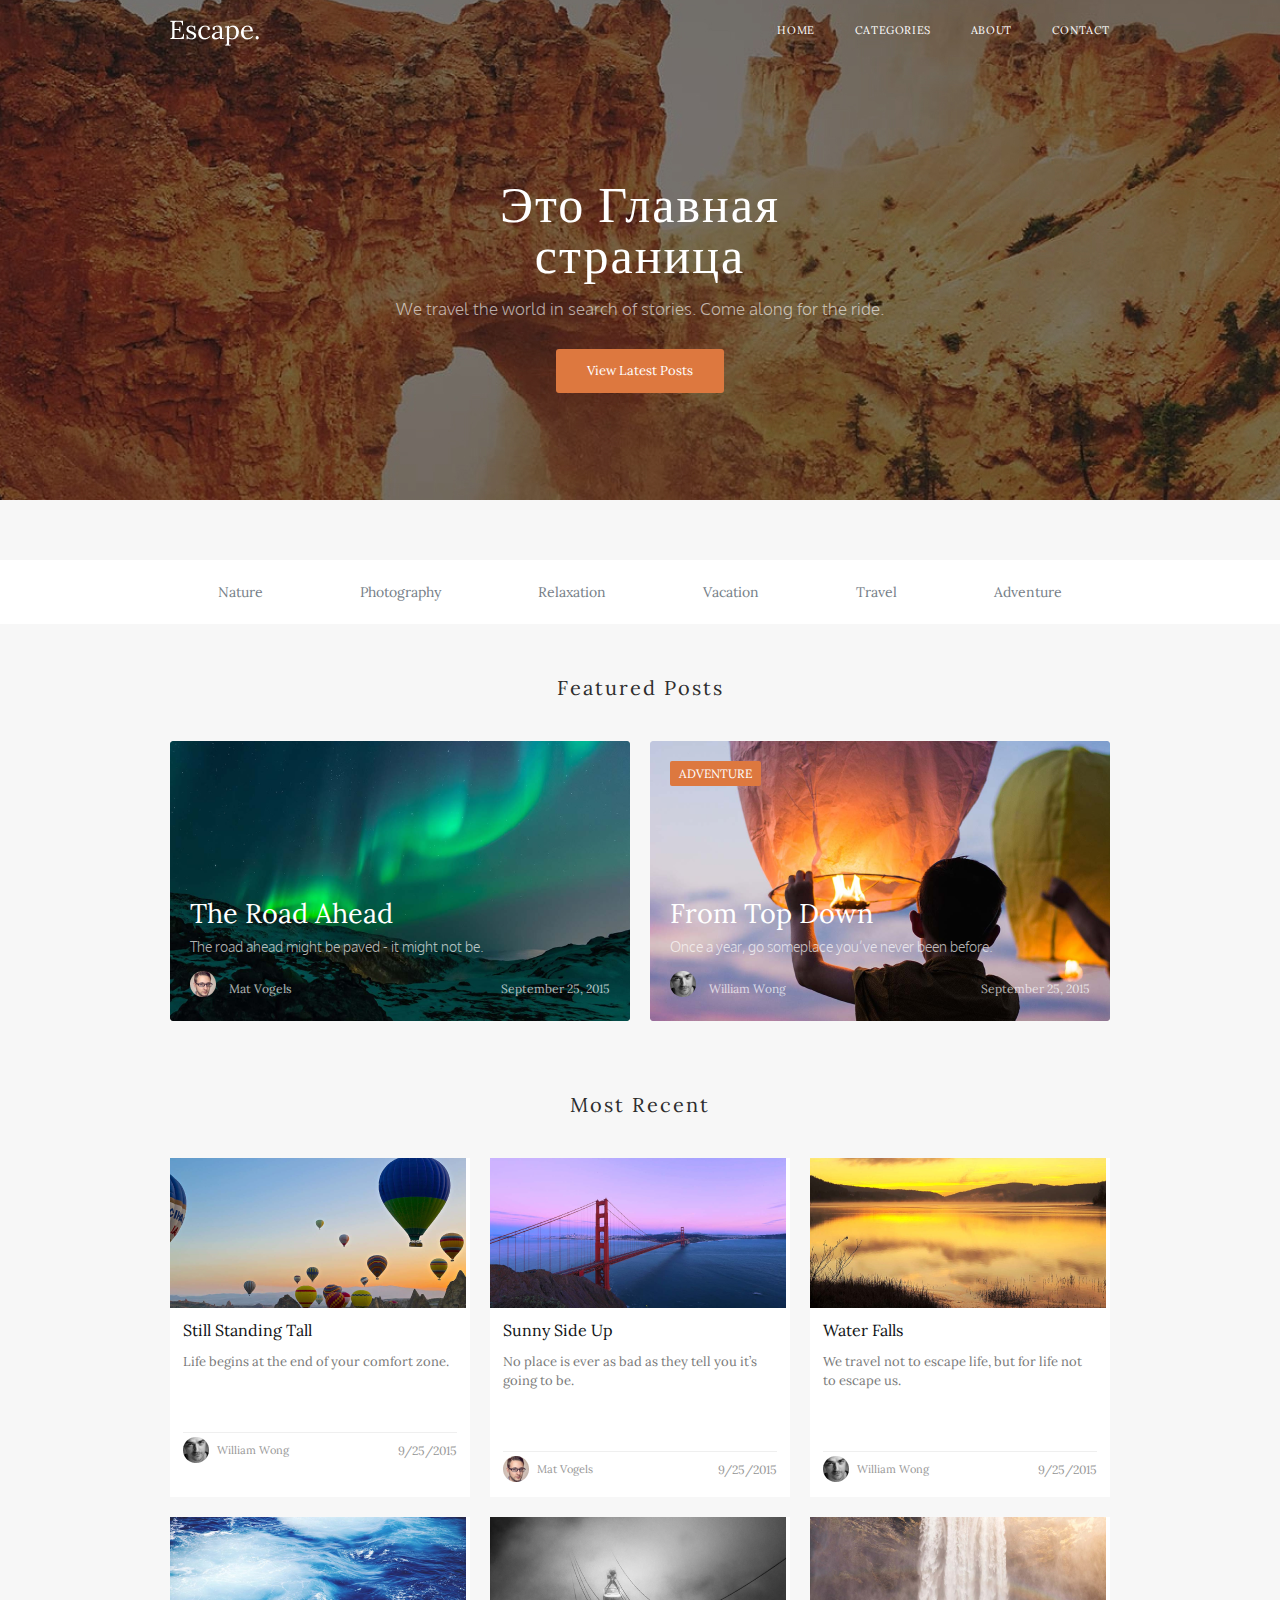
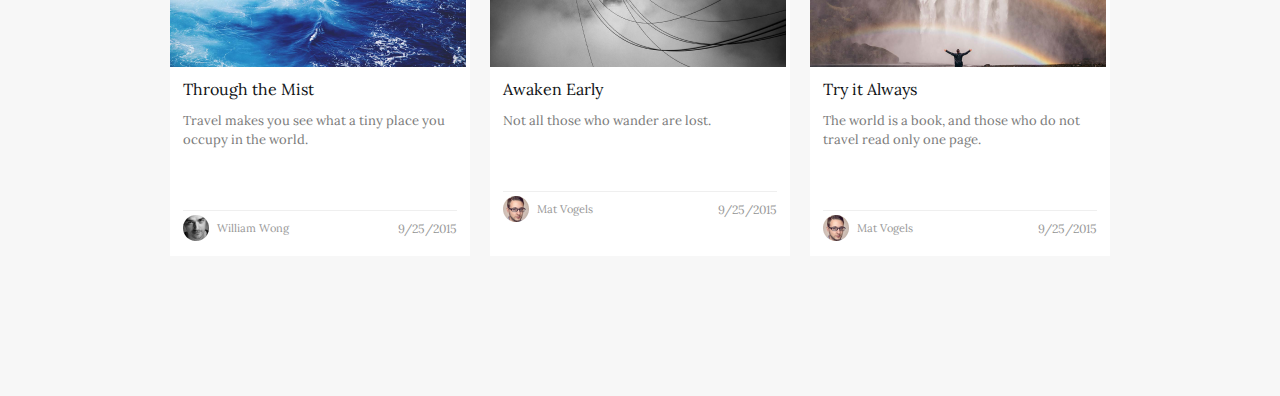
<file: index.html>
<!DOCTYPE html>
<html lang="en">
  <head>
    <meta charset="UTF-8" />
    <meta name="viewport" content="width=device-width, initial-scale=1.0" />
    <link rel="preconnect" href="https://fonts.googleapis.com" />
    <link rel="preconnect" href="https://fonts.gstatic.com" crossorigin />
    <link
      href="https://fonts.googleapis.com/css2?family=Lora:wght@400..700&display=swap"
      rel="stylesheet"
    />
    <title>Escape</title>
    <link rel="stylesheet" href="./reset.css" />
    <link rel="stylesheet" href="./style.css" />
    <link rel="stylesheet" href="./burger.css" />
    <link rel="stylesheet" href="./media.css" />
  </head>
  <body>
    <header class="header">
      <div class="container">
        <div class="header-top">
          <a href="#" class="logo">
            <img src="/img/logo.png" alt="logo" />
          </a>

          <nav class="nav">
            <ul class="nav-list">
              <li class="nav-item">
                <a href="#" class="nav-link">Home</a>
              </li>
              <li class="nav-item">
                <a href="/categories.html" class="nav-link">Categories</a>
              </li>
              <li class="nav-item">
                <a href="#" class="nav-link">About</a>
              </li>
              <li class="nav-item">
                <a href="#" class="nav-link">Contact</a>
              </li>
            </ul>
          </nav>

          <button class="burger-menu"></button>
        </div>

        <div class="header-content">
          <h1 class="header-title">Это Главная страница</h1>
          <p class="subtitle">
            We travel the world in search of stories. Come along for the ride.
          </p>
          <a href="#recent" class="btn">View Latest Posts</a>
        </div>
      </div>
    </header>

    <main class="main">
      <div class="desc">
        <div class="container">
          <div class="desc-row">
            <ul class="desc-ul">
              <li>Nature</li>
              <li>Photography</li>
              <li>Relaxation</li>
              <li>Vacation</li>
              <li>Travel</li>
              <li>Adventure</li>
            </ul>
          </div>
        </div>
      </div>

      <div class="container">
        <section class="posts">
          <h2 class="title">Featured Posts</h2>
          <div class="posts-row">
            <div class="road">
              <img src="/img/Featured Posts/road.png" alt="Featured" />

              <div class="road-title">The Road Ahead</div>
              <div class="road-info">
                The road ahead might be paved - it might not be.
              </div>

              <div class="road-avatar">
                <img src="/img/Featured Posts/mat.png" alt="Mat" />
                <span class="name">Mat Vogels</span>
              </div>

              <div class="data">September 25, 2015</div>
            </div>

            <div class="road top">
              <img src="/img/Featured Posts/posts.png" alt="Featured" />
              <div class="Adventure">Adventure</div>
              <div class="road-title">From Top Down</div>
              <div class="road-info">
                Once a year, go someplace you’ve never been before.
              </div>

              <div class="road-avatar">
                <img src="/img/Featured Posts/william.png" alt="Mat" />
                <span class="name">William Wong</span>
              </div>

              <div class="data">September 25, 2015</div>
            </div>
          </div>
        </section>

        <section id="recent" class="recent">
          <h2 class="recent__title">Most Recent</h2>
          <div class="recent-card-inner">
            <div class="recent-card">
              <img src="/img/recent-img1.png" alt="img" />

              <div class="recent-card-info-inner">
                <div class="p">
                  <div class="recent-card-title">Still Standing Tall</div>
                  <div class="recent-card-text">
                    Life begins at the end of your comfort zone.
                  </div>
                </div>

                <div class="recent-info-inner">
                  <div class="recent-avatar-inner">
                    <img src="/img/recent-avatar.png" alt="avatar" />
                    <div class="recent-avatar-name">William Wong</div>
                  </div>

                  <div class="recent-data">9/25/2015</div>
                </div>
              </div>
            </div>
            <div class="recent-card">
              <img src="/img/Frame2.png" alt="img" />

              <div class="recent-card-info-inner">
                <div class="recent-card-title">Sunny Side Up</div>
                <div class="recent-card-text">
                  No place is ever as bad as they tell you it’s going to be.
                </div>

                <div class="recent-info-inner">
                  <div class="recent-avatar-inner">
                    <img src="/img/avatar-2.png" alt="avatar" />
                    <div class="recent-avatar-name">Mat Vogels</div>
                  </div>

                  <div class="recent-data">9/25/2015</div>
                </div>
              </div>
            </div>
            <div class="recent-card">
              <img src="/img/IMAGE3.png" alt="img" />

              <div class="recent-card-info-inner">
                <div class="recent-card-title">Water Falls</div>
                <div class="recent-card-text">
                  We travel not to escape life, but for life not to escape us.
                </div>

                <div class="recent-info-inner">
                  <div class="recent-avatar-inner">
                    <img src="/img/recent-avatar.png" alt="avatar" />
                    <div class="recent-avatar-name">William Wong</div>
                  </div>

                  <div class="recent-data">9/25/2015</div>
                </div>
              </div>
            </div>
            <div class="recent-card">
              <img src="/img/IMAGE4.png" alt="img" />

              <div class="recent-card-info-inner">
                <div class="recent-card-title">Through the Mist</div>
                <div class="recent-card-text">
                  Travel makes you see what a tiny place you occupy in the
                  world.
                </div>

                <div class="recent-info-inner">
                  <div class="recent-avatar-inner">
                    <img src="/img/recent-avatar.png" alt="avatar" />
                    <div class="recent-avatar-name">William Wong</div>
                  </div>

                  <div class="recent-data">9/25/2015</div>
                </div>
              </div>
            </div>
            <div class="recent-card">
              <img src="/img/IMAGE5.png" alt="img" />

              <div class="recent-card-info-inner">
                <div class="recent-card-title">Awaken Early</div>
                <div class="recent-card-text">
                  Not all those who wander are lost.
                </div>

                <div class="recent-info-inner">
                  <div class="recent-avatar-inner">
                    <img src="/img/avatar-2.png" alt="avatar" />
                    <div class="recent-avatar-name">Mat Vogels</div>
                  </div>

                  <div class="recent-data">9/25/2015</div>
                </div>
              </div>
            </div>
            <div class="recent-card">
              <img src="/img/IMAGE6.png" alt="img" />

              <div class="recent-card-info-inner">
                <div class="recent-card-title">Try it Always</div>
                <div class="recent-card-text">
                  The world is a book, and those who do not travel read only one
                  page.
                </div>

                <div class="recent-info-inner">
                  <div class="recent-avatar-inner">
                    <img src="/img/avatar-2.png" alt="avatar" />
                    <div class="recent-avatar-name">Mat Vogels</div>
                  </div>

                  <div class="recent-data">9/25/2015</div>
                </div>
              </div>
            </div>
          </div>
        </section>
      </div>
    </main>

    <!-- <footer class="footer">
      <div class="container">
        <div class="footer-content">
          <div class="footer-title">Stay in Touch</div>

          <form class="form">
            <input
              class="input"
              type="text"
              placeholder="Enter your email address"
            />
            <button class="form-btn" type="submit">Submit</button>
          </form>
        </div>
      </div>

      <div class="footer-nav">
        <div class="container">
          <div class="header-top">
            <a href="#!" class="logo">
              <img src="/img/logo.png" alt="logo" />
            </a>

            <nav class="nav">
              <ul class="nav-list">
                <li class="nav-item">
                  <a href="#" class="nav-link">Home</a>
                  <a href="#" class="nav-link">Categories</a>
                  <a href="#" class="nav-link">About</a>
                  <a href="#" class="nav-link">Contact</a>
                </li>
              </ul>
            </nav>
          </div>
        </div>
      </div>
    </footer> -->

    <script src="/main.js"></script>
  </body>
</html>
</file>
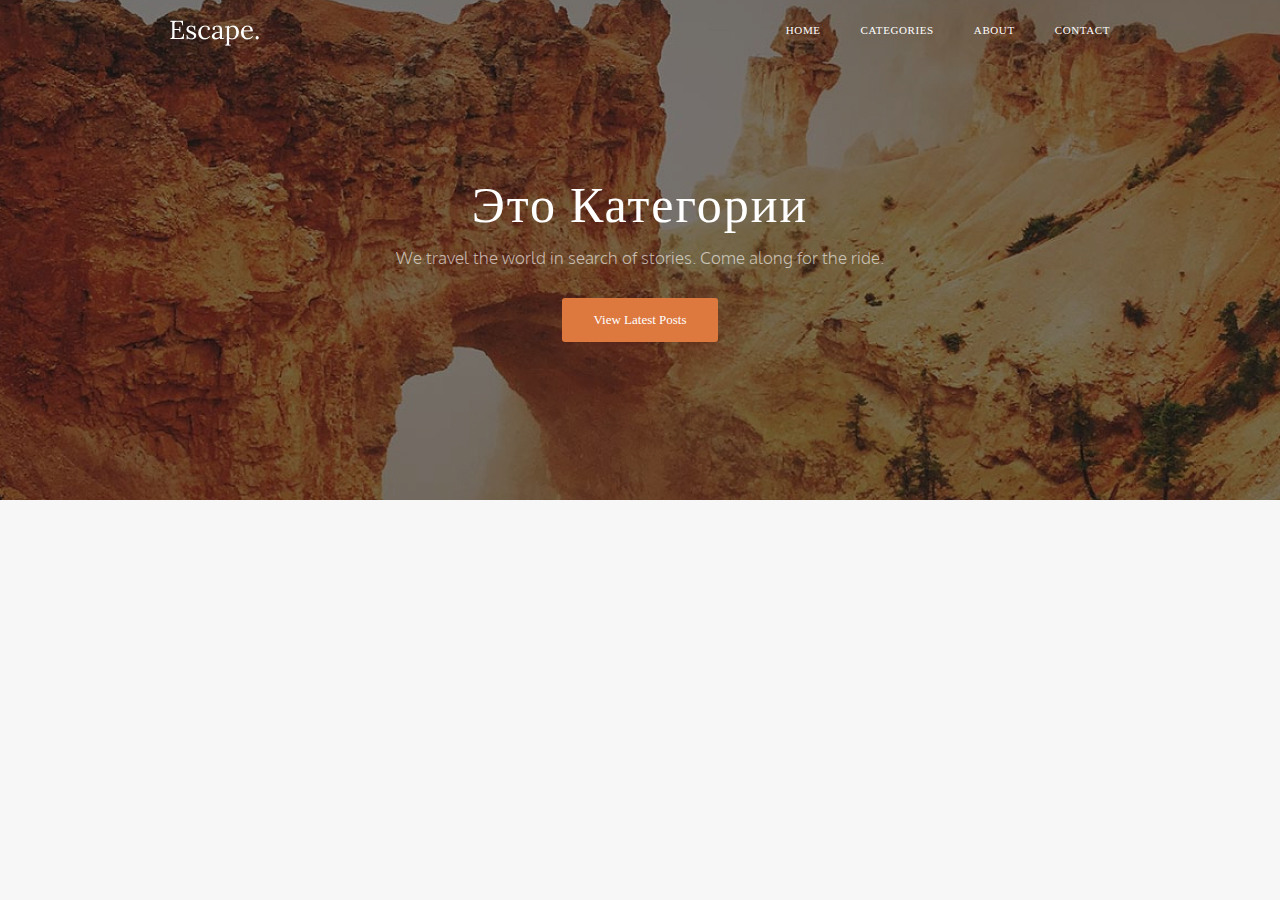
<file: categories.html>
<!DOCTYPE html>
<html lang="en">
  <head>
    <meta charset="UTF-8" />
    <meta name="viewport" content="width=device-width, initial-scale=1.0" />
    <title>Categories</title>
    <link rel="stylesheet" href="/reset.css" />
    <link rel="stylesheet" href="/style.css" />
    <link rel="stylesheet" href="/burger.css" />
    <link rel="stylesheet" href="/media.css" />
  </head>
  <body>
    <header class="header">
      <div class="container">
        <div class="header-top">
          <a href="#" class="logo">
            <img src="/img/logo.png" alt="logo" />
          </a>

          <nav class="nav">
            <ul class="nav-list">
              <li class="nav-item">
                <a href="/index.html" class="nav-link">Home</a>
              </li>
              <li class="nav-item">
                <a href="#" class="nav-link">Categories</a>
              </li>
              <li class="nav-item">
                <a href="#" class="nav-link">About</a>
              </li>
              <li class="nav-item">
                <a href="#" class="nav-link">Contact</a>
              </li>
            </ul>
          </nav>

          <button class="burger-menu"></button>
        </div>

        <div class="header-content">
          <h1 class="header-title">Это Категории</h1>
          <p class="subtitle">
            We travel the world in search of stories. Come along for the ride.
          </p>
          <button class="btn">View Latest Posts</button>
        </div>
      </div>
    </header>
  </body>
</html>
</file>
<file: style.css>
@font-face {
  font-family: "Oxygen";
  src: url(./fonts/Oxygen-Regular.ttf);
}
@font-face {
  font-family: "Oxygen";
  src: url(./fonts/Oxygen-Bold.ttf);
}

@font-face {
  font-family: "Oxygen";
  src: url(./fonts/Oxygen-Light.ttf);
}

body {
  font-family: "Lora", serif;
  background-color: #f7f7f7;
  color: #fff;
  font-size: 13px;
}

a {
  color: #fff;
}

.none {
  display: none;
}

.header {
  background-image: url(/img/header-bg.jpg);
  min-height: 500px;
  background-repeat: no-repeat;
  background-position: top, center;
}

.container {
  max-width: 970px;
  padding: 0 15px;
  margin: 0 auto;
}
.header-top {
  display: flex;
  justify-content: space-between;
  padding-top: 20px;
  margin-bottom: 131px;
}

.nav-list {
  display: flex;
  gap: 0 40px;
}

.nav-link {
  color: #fff;
  font-size: 11px;
  font-style: normal;
  font-weight: 400;
  line-height: 20px; /* 181.818% */
  letter-spacing: 0.6px;
  text-transform: uppercase;

  transition: color 0.3s ease-in;
}
.nav-link:hover {
  color: #dd783f;
}

.header-content {
  max-width: 500px;
  margin: 0 auto;
  text-align: center;
}
.header-title {
  color: #fff;
  text-align: center;
  font-family: "Oxygen";
  font-size: 50px;
  font-style: normal;
  font-weight: 400;
  line-height: 51px; /* 102% */
  letter-spacing: 2px;
  margin-bottom: 20px;
}
.subtitle {
  margin-bottom: 30px;

  color: rgba(255, 255, 255, 0.63);
  text-align: center;
  font-family: Oxygen;
  font-size: 17px;
  font-style: normal;
  font-weight: 400;
  line-height: 20px; /* 117.647% */
}
.btn {
  display: inline-block;
  text-align: center;
  margin: 0 auto;
  padding: 12px 31px;

  color: #fff;
  text-align: center;
  font-size: 13px;
  font-style: normal;
  font-weight: 400;
  line-height: 20px; /* 153.846% */

  border-radius: 3px;
  background: #dd783f;
  transition: opacity 0.3s ease-in;
}
.btn:hover {
  opacity: 0.8;
}
.main {
  padding-top: 60px;
}

.desc {
  margin-bottom: 50px;
  background-color: #fff;
}
.desc-row {
  padding: 22px 0;
}
.desc-ul {
  display: flex;
  justify-content: space-around;
}
.desc-ul li {
  color: #768088;
  text-align: center;
  font-family: Lora;
  font-size: 14px;
  font-style: normal;
  font-weight: 400;
  line-height: 20px; /* 142.857% */
}

.main {
  margin-bottom: 140px;
}

/* ++++++++++++++++++++++++ post ++++++++++++++++++++++++ */
.posts {
  color: #000;
  margin-bottom: 70px;
}
.t {
  flex: 1;
}
.title {
  color: #2e2e2e;
  text-align: center;
  font-size: 20px;
  font-style: normal;
  font-weight: 400;
  line-height: 27px; /* 135% */
  letter-spacing: 2px;

  margin-bottom: 40px;
}

.posts-row {
  display: flex;
  justify-content: space-between;
}
.road {
  position: relative;
}
.road-title {
  position: absolute;
  top: 157px;
  left: 20px;

  color: #fff;
  font-family: Lora;
  font-size: 27px;
  font-style: normal;
  font-weight: 400;
  line-height: 30px; /* 111.111% */
}
.road-info {
  position: absolute;
  color: rgba(255, 255, 255, 0.7);
  font-family: Oxygen;
  font-size: 14px;
  font-style: normal;
  font-weight: 400;
  line-height: 25px; /* 178.571% */

  top: 193px;
  left: 20px;
}
.road-avatar {
  position: absolute;
  align-items: center;
  color: rgba(255, 255, 255, 0.7);

  font-size: 12px;
  font-style: normal;
  font-weight: 400;
  line-height: 35px; /* 291.667% */

  bottom: 15px;
  left: 20px;
}
.name {
  display: inline-block;
  margin-left: 10px;
}
.data {
  position: absolute;
  right: 20px;
  bottom: 15px;

  color: rgba(255, 255, 255, 0.7);
  font-size: 12px;
  font-style: normal;
  font-weight: 400;
  line-height: 35px; /* 291.667% */
}
.Adventure {
  position: absolute;

  top: 20px;
  left: 20px;

  color: #fff;
  font-size: 12px;
  font-style: normal;
  font-weight: 400;
  line-height: 13px; /* 108.333% */
  text-transform: uppercase;

  border-radius: 2px;
  background: #dd783f;

  padding: 6px 9px;
}

/* +++++++++++++++++++++++++++recent++++++++++++++++++++ */

.recent {
  color: #000;
}
.recent__title {
  text-align: center;
  color: #2e2e2e;
  text-align: center;
  font-size: 20px;
  font-style: normal;
  font-weight: 400;
  line-height: 27px; /* 135% */
  letter-spacing: 2px;

  margin-bottom: 40px;
}
.recent-card-inner {
  display: flex;
  gap: 20px;
  justify-content: space-between;
  flex-wrap: wrap;
}
.recent-card {
  width: 300px;

  background-color: #fff;
}
.recent-card-info-inner {
  padding-left: 13px;
  padding-right: 13px;
  padding-bottom: 10px;
}

.recent-card-title {
  font-weight: 400;
  font-size: 16px;
  line-height: 131%;
  color: #101315;

  padding-top: 12px;
  margin-bottom: 12px;
}

.recent-card-text {
  font-weight: 400;
  font-size: 13px;
  line-height: 146%;
  color: #7a7a7a;

  margin-bottom: 60px;
}
.recent-info-inner {
  display: flex;
  justify-content: space-between;
  align-items: center;

  border-top: 1px solid #efefef;
}
.recent-avatar-inner {
  display: flex;
  align-items: center;
}
.recent-avatar-name {
  font-weight: 400;
  font-size: 11px;
  line-height: 318%;
  color: #999;

  margin-left: 8px;
}
.recent-data {
  font-weight: 400;
  font-size: 12px;
  line-height: 292%;
  color: #999;
}

/* +++++++++++++++footer++++++++++++++++++ */

.footer {
  background-image: url(./img/footer.png);
  min-height: 378px;
  background-repeat: no-repeat;
  padding-top: 90px;
  text-align: center;
}
.footer-title {
  font-weight: 400;
  font-size: 25px;
  line-height: 120%;
  text-align: center;
  color: #efefef;
  border-bottom: #dedede 1px solid;
  width: 188px;
  margin: 0 auto;
  padding-bottom: 20px;
  margin-bottom: 20px;
}
.form {
  margin-bottom: 77px;
}
.input {
  width: 375px;
  background-color: #fff;
  height: 50px;
  padding-left: 35px;
  padding-right: 35px;
  color: #000;
}
.input::placeholder {
  font-weight: 400;
  font-size: 14px;
  color: #817f83;
}
.form-btn {
  border-radius: 0 3px 3px 0;
  width: 125px;
  height: 50px;

  background: rgba(255, 255, 255, 0.28);

  font-weight: 400;
  font-size: 14px;
  color: #f8f8f8;
}
.footer-nav {
  height: 90px;
  background-color: #232f3877;
  padding-top: 20px;
}
</file>
<file: burger.css>
.burger-menu {
  position: relative;
  width: 25px;
  height: 3px;
  background-color: #fff;
  display: none;
}

.burger-menu::after {
  position: absolute;
  content: "";
  width: 25px;
  height: 3px;
  background-color: #fff;
  top: 7px;
  left: 0;
}
.burger-menu::before {
  position: absolute;
  content: "";
  width: 25px;
  height: 3px;
  background-color: #fff;
  top: -7px;
  left: 0;
}
.burger-menu.active {
  background-color: transparent;
  position: fixed;
  top: 37px;
  right: 25px;
}
.burger-menu.active::before {
  transform: rotate(45deg);
  top: 0;
}
.burger-menu.active::after {
  transform: rotate(-45deg);
  top: 0;
}
</file>
<file: media.css>
@media (max-width: 576px) {
  .nav-list {
    display: none;
    position: fixed;
    width: 100%;
    height: 100%;
    background-color: #000;
    right: 0;
    top: 0;
    display: flex;
    flex-direction: column;
    justify-content: center;
    align-items: center;
    gap: 70px;

    top: -100%;
    opacity: 0;
    z-index: 5;

    transition: all 0.4s ease-in;
  }

  .nav-list--active {
    top: 0;
    opacity: 1;
    transition: all 0.4s ease-in;
  }

  .nav-link {
    font-size: 20px;
  }
  .burger-menu {
    display: block;
    top: 14px;
    right: 7px;
    z-index: 6;
  }

  .header-title {
    font-size: 35px;
  }
  .subtitle {
    font-size: 15px;
  }

  .btn {
    padding: 10px 25px;
  }
  .posts {
  }
  .posts-row {
    flex-wrap: wrap;
    gap: 25px;
  }
  .road {
    margin: 0 auto;
  }
}
</file>
